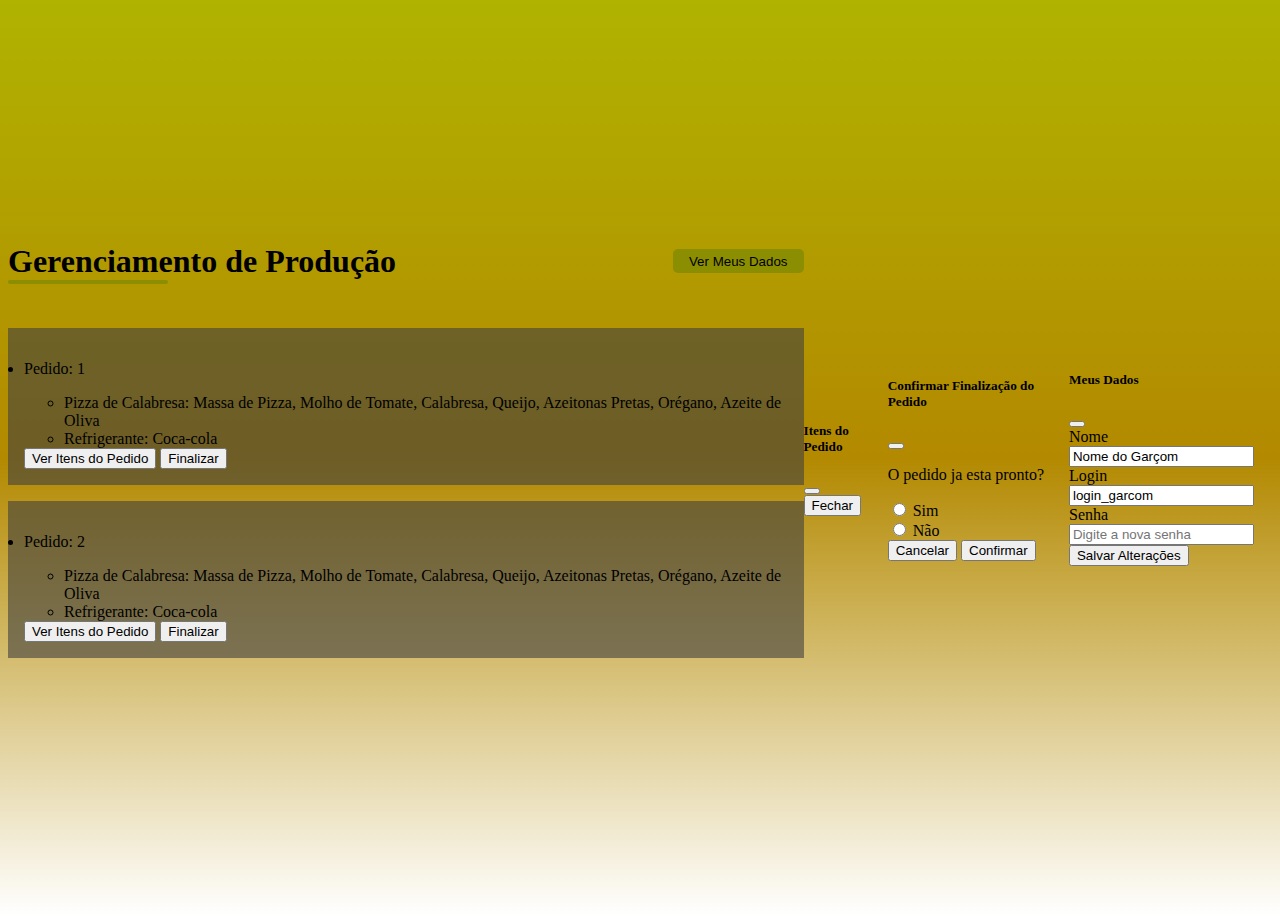
<file: pasta_PPedido/index.html>
<!DOCTYPE html>
<html lang="pt-BR">
<head>
    <meta charset="UTF-8">
    <meta name="viewport" content="width=device-width, initial-scale=1.0">
    <title>Gerenciamento de Pedidos</title>
    <!-- Link para CSS -->
    <link rel="stylesheet" href="css/style.css">
    <!-- Inclua as folhas de estilo do Bootstrap e os scripts do Bootstrap -->
    <link href="https://cdn.jsdelivr.net/npm/bootstrap@5.0.2/dist/css/bootstrap.min.css" rel="stylesheet" integrity="sha384-EVSTQN3/azprG1Anm3QDgpJLIm9Nao0Yz1ztcQTwFspd3yD65VohhpuuCOmLASjC" crossorigin="anonymous">
    <script src="https://cdn.jsdelivr.net/npm/bootstrap@5.0.2/dist/js/bootstrap.bundle.min.js" integrity="sha384-MrcW6ZMFYlzcLA8Nl+NtUVF0sA7MsXsP1UyJoMp4YLEuNSfAP+JcXn/tWtIaxVXM" crossorigin="anonymous"></script>
</head>
<body>
    <div class="container mt-5">
        
        <div class="title-and-button text-light">
            <h1>Gerenciamento de Produção</h1>
            <button class="btn btn-primary mb-3" id="verMeusDadosBtn">
                Ver Meus Dados
            </button>
        </div>    

        <ul class="list-group" id="mesa1">
            <li class=" mb-3">
                <div class="text-light">
                    <p class="fs-5 fw-bold">Pedido: 1</p>
                    <ul>
                        <li>Pizza de Calabresa: Massa de Pizza, Molho de Tomate, Calabresa, Queijo, Azeitonas Pretas, Orégano, Azeite de Oliva</li>
                        <li>Refrigerante: Coca-cola</li>
                    </ul>
                    <div class="mt-3">
                        <button class="btn btn-success ver-produtos me-2">Ver Itens do Pedido</button>
                        <button class="btn btn-danger fechar-mesa">Finalizar</button>
                    </div>
                </div>
            </li>
        </ul>   
        
        <ul class="list-group" id="mesa2">
            <li class=" mb-3">
                <div class="text-light">
                    <p class="fs-5 fw-bold">Pedido: 2</p>
                    <ul>
                        <li>Pizza de Calabresa: Massa de Pizza, Molho de Tomate, Calabresa, Queijo, Azeitonas Pretas, Orégano, Azeite de Oliva</li>
                        <li>Refrigerante: Coca-cola</li>
                    </ul>
                    <div class="mt-3">
                        <button class="btn btn-success ver-produtos me-2">Ver Itens do Pedido</button>
                        <button class="btn btn-danger fechar-mesa">Finalizar</button>
                    </div>
                </div>
            </li>
        </ul> 
            <!-- Adicione outras mesas aqui -->
        </ul>
    </div>

    <!-- Modal para Ver Produtos -->
    <div class="modal fade" id="verProdutosModal" tabindex="-1" aria-labelledby="verProdutosModalLabel" aria-hidden="true">
        <div class="modal-dialog">
            <div class="modal-content">
                <div class="modal-header">
                    <h5 class="modal-title" id="verProdutosModalLabel">Itens do Pedido</h5>
                    <button type="button" class="btn-close" data-bs-dismiss="modal" aria-label="Close"></button>
                </div>
                <div class="modal-body" id="produtosDaMesa">
                    <!-- Aqui você pode adicionar dinamicamente os produtos da mesa -->
                </div>
                <div class="modal-footer">
                    <button type="button" class="btn btn-secondary" data-bs-dismiss="modal">Fechar</button>
                </div>
            </div>
        </div>
    </div>

    <!-- Modal de Confirmação para Fechar Mesa -->
    <div class="modal fade" id="confirmacaoFecharMesaModal" tabindex="-1" aria-labelledby="confirmacaoFecharMesaModalLabel" aria-hidden="true">
        <div class="modal-dialog">
            <div class="modal-content">
                <div class="modal-header">
                    <h5 class="modal-title" id="confirmacaoFecharMesaModalLabel">Confirmar Finalização do Pedido</h5>
                    <button type="button" class="btn-close" data-bs-dismiss="modal" aria-label="Close"></button>
                </div>
                <div class="modal-body">
                    <p>O pedido ja esta pronto?</p>
                    <div class="form-check">
                        <input class="form-check-input" type="radio" name="paga" id="pagaSim" value="sim">
                        <label class="form-check-label" for="pagaSim">
                            Sim
                        </label>
                    </div>
                    <div class="form-check">
                        <input class="form-check-input" type="radio" name="paga" id="pagaNao" value="nao">
                        <label class="form-check-label" for="pagaNao">
                            Não
                        </label>
                    </div>
                </div>
                <div class="modal-footer">
                    <button type="button" class="btn btn-secondary" data-bs-dismiss="modal">Cancelar</button>
                    <button type="button" class="btn btn-success" id="confirmarFecharMesaBtn">Confirmar</button>
                </div>
            </div>
        </div>
    </div>

    <!-- Modal para Ver Meus Dados -->
    <div class="modal fade" id="meusDadosModal" tabindex="-1" aria-labelledby="meusDadosModalLabel" aria-hidden="true">
        <div class="modal-dialog">
            <div class="modal-content">
                <div class="modal-header">
                    <h5 class="modal-title" id="meusDadosModalLabel">Meus Dados</h5>
                    <button type="button" class="btn-close" data-bs-dismiss="modal" aria-label="Close"></button>
                </div>
                <div class="modal-body">
                    <form>
                        <div class="mb-3">
                            <label for="nome" class="form-label">Nome</label>
                            <input type="text" class="form-control" id="nome" value="Nome do Garçom">
                        </div>
                        <div class="mb-3">
                            <label for="login" class="form-label">Login</label>
                            <input type="text" class="form-control" id="login" value="login_garcom">
                        </div>
                        <div class="mb-3">
                            <label for="senha" class="form-label">Senha</label>
                            <input type="password" class="form-control" id="senha" placeholder="Digite a nova senha">
                        </div>
                    </form>
                </div>
                <div class="modal-footer">
                    <button type="button" class="btn btn-primary" id="salvarAlteracoesBtn">Salvar Alterações</button>
                </div>            
            </div>
        </div>
    </div>

    <script>
        // Adicione um ouvinte de evento ao botão "Ver Meus Dados" para abrir o modal
        document.getElementById("verMeusDadosBtn").addEventListener("click", function() {
            var meusDadosModal = new bootstrap.Modal(document.getElementById('meusDadosModal'));
            meusDadosModal.show();
        });

        // Adicione um ouvinte de evento aos botões "Ver Produtos" para abrir o modal de produtos
        var verProdutosButtons = document.querySelectorAll(".ver-produtos");
        verProdutosButtons.forEach(function(button) {
            button.addEventListener("click", function() {
                var listItem = this.parentElement.parentElement.querySelector("ul").cloneNode(true);
                var produtosDaMesa = document.getElementById("produtosDaMesa");
                produtosDaMesa.innerHTML = "";
                produtosDaMesa.appendChild(listItem);

                var verProdutosModal = new bootstrap.Modal(document.getElementById('verProdutosModal'));
                verProdutosModal.show();
            });
        });


        var mesaParaFechar = null; // Variável para armazenar a mesa a ser fechada

        // Adicione um ouvinte de evento aos botões "Fechar Mesa" para abrir o modal de confirmação
        var fecharMesaButtons = document.querySelectorAll(".fechar-mesa");
        fecharMesaButtons.forEach(function(button) {
            button.addEventListener("click", function() {
                mesaParaFechar = this.closest("ul"); // Encontrar o elemento da mesa específica
                var confirmacaoFecharMesaModal = new bootstrap.Modal(document.getElementById('confirmacaoFecharMesaModal'));
                confirmacaoFecharMesaModal.show();
            });
        });

        // Adicione um ouvinte de evento ao botão "Confirmar" no modal de confirmação para fechar a mesa
        document.getElementById("confirmarFecharMesaBtn").addEventListener("click", function() {
            if (mesaParaFechar) {
                mesaParaFechar.remove(); // Remove a mesa específica
            }
            mesaParaFechar = null; // Limpa a variável
            var confirmacaoFecharMesaModal = new bootstrap.Modal(document.getElementById('confirmacaoFecharMesaModal'));
            confirmacaoFecharMesaModal.hide();
        });

    
        
    </script>
</body>
</html>
</file>
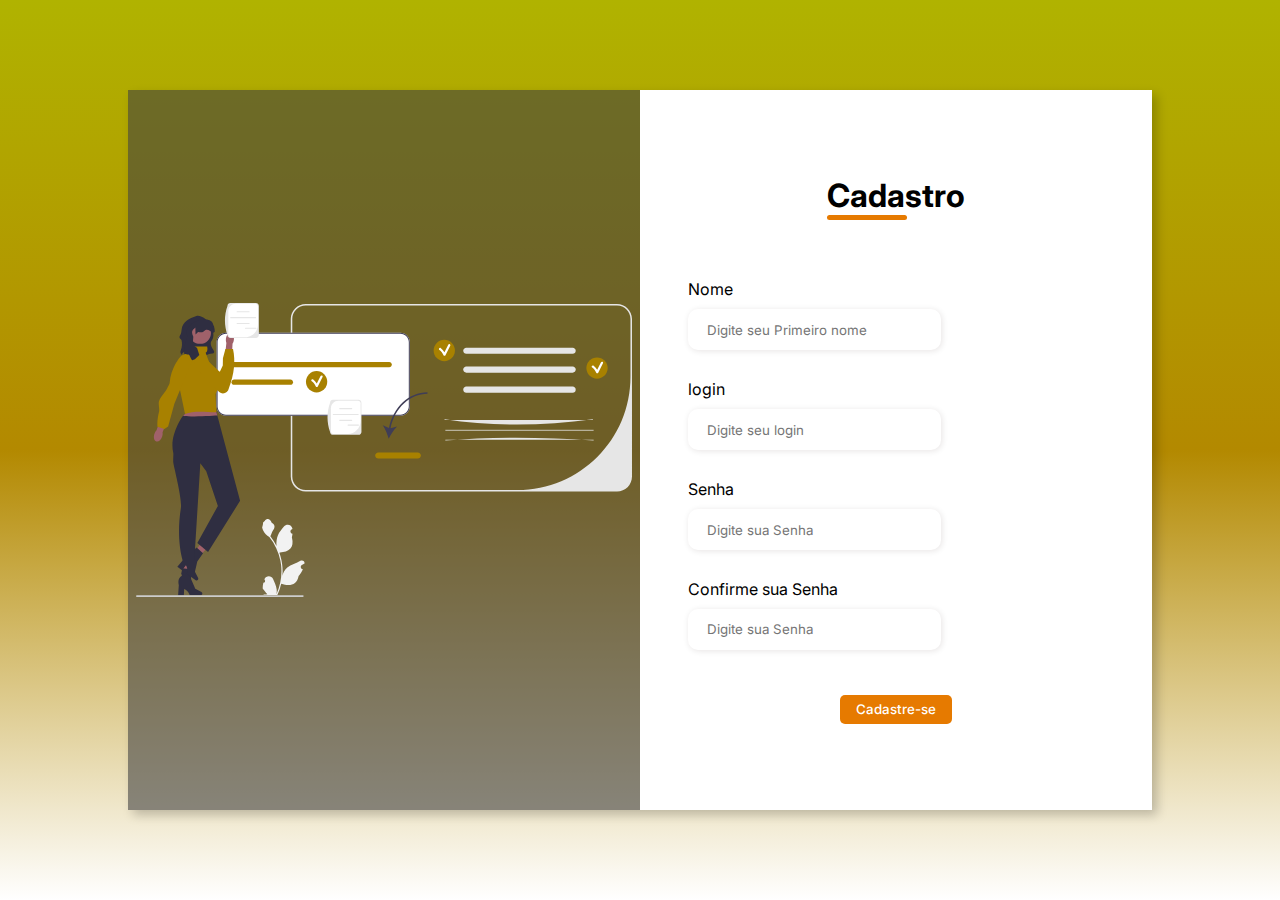
<file: cadastro.html>
<!DOCTYPE html>
<html lang="en">
<head>
    <meta charset="UTF-8">
    <meta name="viewport" content="width=device-width, initial-scale=1.0">
    <title>Cadastro de Garçons</title>
    <link rel="stylesheet" href="css/style.css">
</head>
<body>
    <div class="container">
        <div class="form-image">
            <img src="img/undraw_learning_re_32qv.svg">
        </div>
        <form class="form">
            <div action="#">
                <div class="form-hearder">
                    <div class="title">
                        <h1>Cadastro</h1>
                    </div>
                </div>
            </div>
            <div class="input-group">
                <div class="input-box">
                    <label for="firstname">Nome</label>
                    <input id="firstname" type="text" name="firstname" placeholder="Digite seu Primeiro nome" required>
                </div>

                <div class="input-box">
                    <label for="login">login</label>
                    <input id="login" type="text" name="login" placeholder="Digite seu login" required>
                </div>

                <div class="input-box">
                    <label for="password">Senha</label>
                    <input id="password" type="password" name="password" placeholder="Digite sua Senha" required>
                </div>

                <div class="input-box">
                    <label for="password">Confirme sua Senha</label>
                    <input id="password" type="password" name="password" placeholder="Digite sua Senha" required>
                </div>
            </div>
            <div class="login-button">
                <button><a href="#">Cadastre-se</a></button>
            </div>
        </form>
    </div>
</body>

    <script src="https://code.jquery.com/jquery-3.6.0.min.js"></script>
    <script src="https://cdn.jsdelivr.net/npm/bootstrap@5.0.0-alpha1/dist/js/bootstrap.min.js"></script>
</body>
</html>
</file>
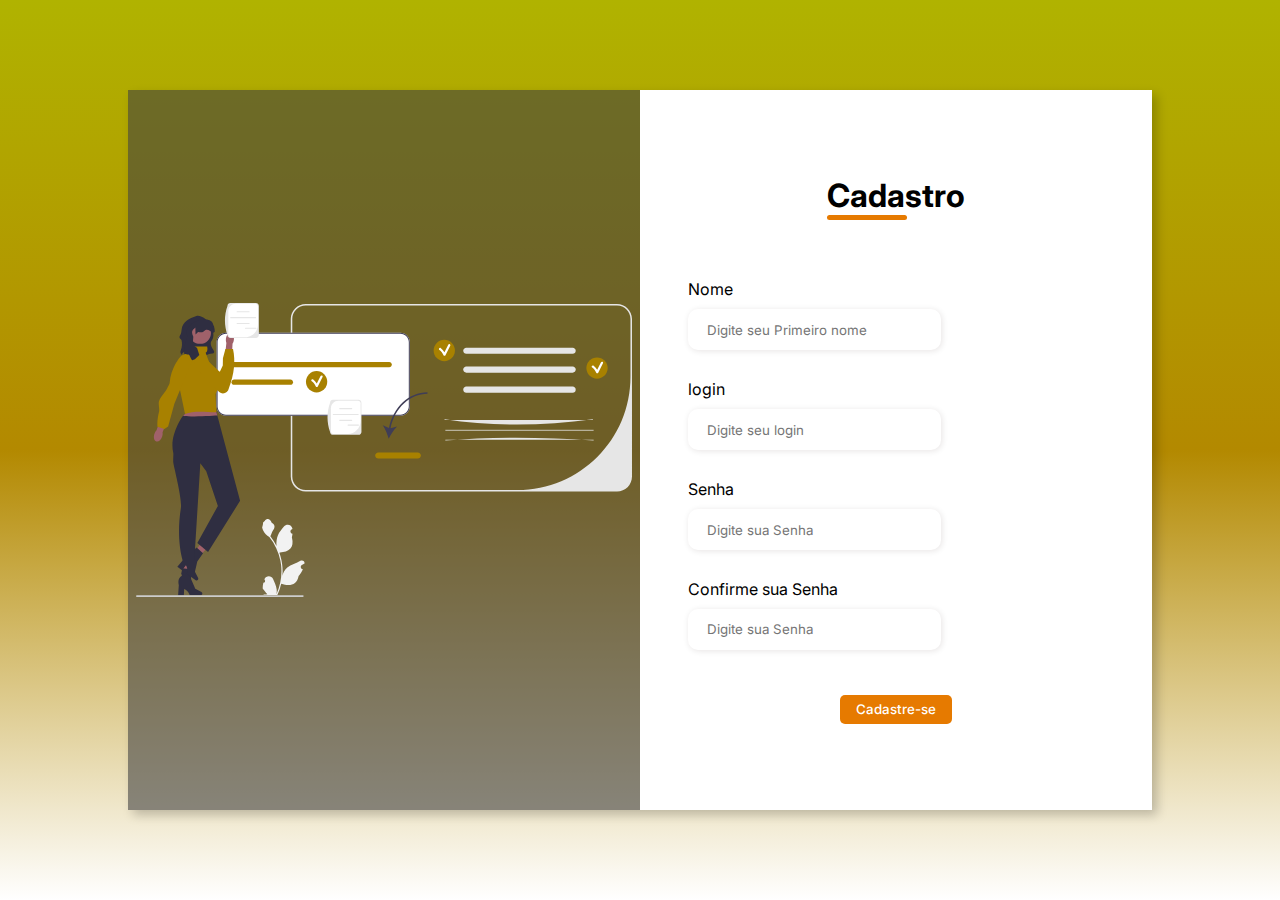
<file: pasta_Cadastro/cadastro.html>
<!DOCTYPE html>
<html lang="en">
<head>
    <meta charset="UTF-8">
    <meta name="viewport" content="width=device-width, initial-scale=1.0">
    <title>Cadastro do Garçom</title>
    <link rel="stylesheet" href="css/style.css">
</head>
<body>
    <div class="container">
        <div class="form-image">
            <img src="img/undraw_learning_re_32qv.svg">
        </div>
        <form class="form">
            <div action="#">
                <div class="form-hearder">
                    <div class="title">
                        <h1>Cadastro</h1>
                    </div>
                </div>
            </div>
            <div class="input-group">
                <div class="input-box">
                    <label for="firstname">Nome</label>
                    <input id="firstname" type="text" name="firstname" placeholder="Digite seu Primeiro nome" required>
                </div>

                <div class="input-box">
                    <label for="login">login</label>
                    <input id="login" type="text" name="login" placeholder="Digite seu login" required>
                </div>

                <div class="input-box">
                    <label for="password">Senha</label>
                    <input id="password" type="password" name="password" placeholder="Digite sua Senha" required>
                </div>

                <div class="input-box">
                    <label for="password">Confirme sua Senha</label>
                    <input id="password" type="password" name="password" placeholder="Digite sua Senha" required>
                </div>
            </div>
            <div class="login-button">
                <button><a href="#">Cadastre-se</a></button>
            </div>
        </form>
    </div>
</body>

    <script src="https://code.jquery.com/jquery-3.6.0.min.js"></script>
    <script src="https://cdn.jsdelivr.net/npm/bootstrap@5.0.0-alpha1/dist/js/bootstrap.min.js"></script>
</html>
</file>
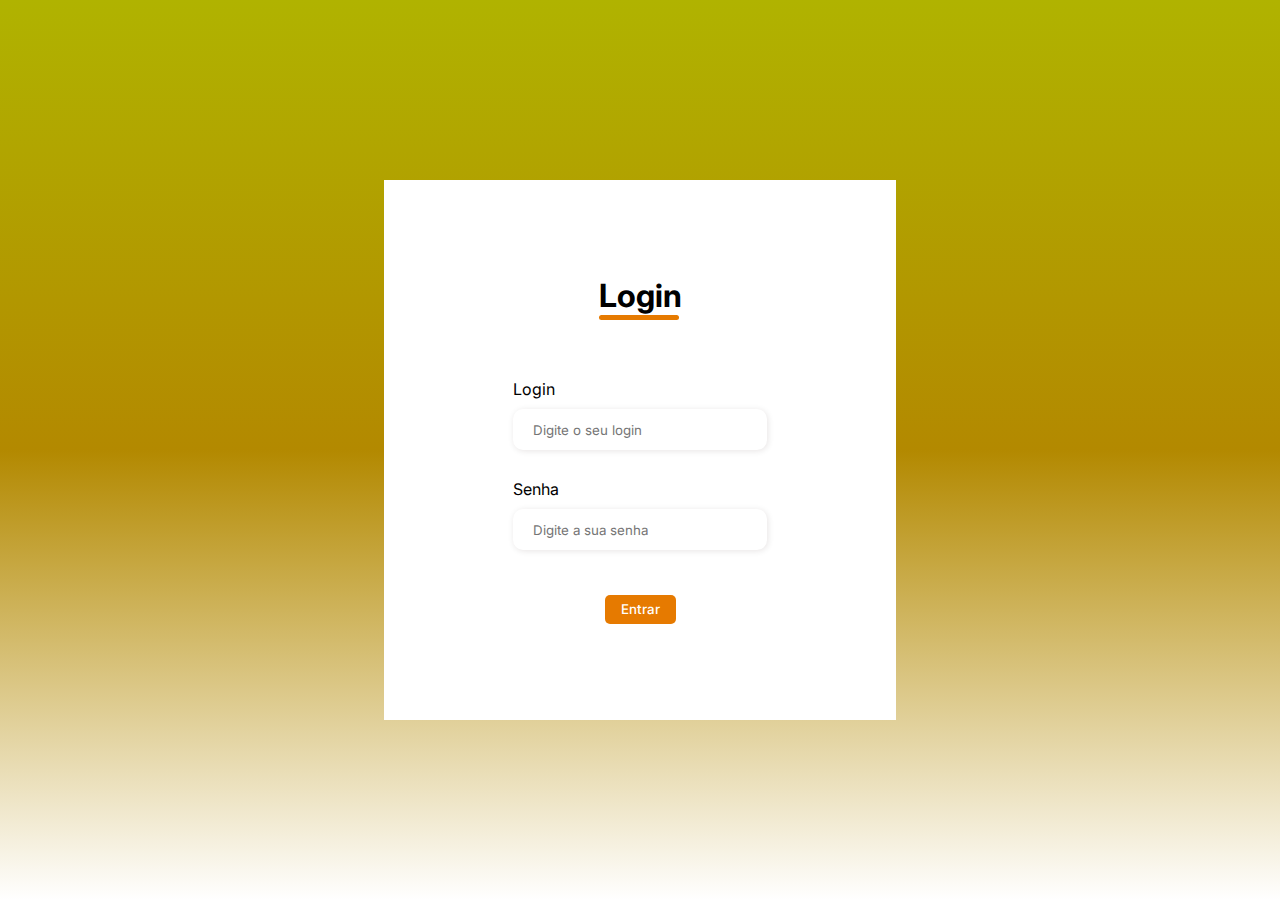
<file: pasta_login/login.html>
<!DOCTYPE html>
<html lang="pt-br">
<head>
    <meta charset="UTF-8">
    <meta name="viewport" content="width=device-width, initial-scale=1.0">
    <link rel="stylesheet" href="css/style.css">
    <title>Login</title>
</head>
<body>
    
        <form class="form">
            <div action="#">
                <div class="form-hearder">
                    <div class="title">
                        <h1>Login</h1>
                    </div>
                </div>
            </div>
            <div class="input-group">
             <div class="input-box">
                <label for="login" class="form-label">Login</label>
                <input type="text" class="form-control" id="login" placeholder="Digite o seu login" required>
             </div>
             <div class="input-box">
                <label for="senha" class="form-label">Senha</label>
                <input type="password" class="form-control" id="senha" placeholder="Digite a sua senha" required>
             </div>
             </div>
                <div class="login-button">
                <button><a href="#">Entrar</a></button>
                </div>
        </form>


</body>
<script src="https://code.jquery.com/jquery-3.6.0.min.js"></script>
<script src="https://cdn.jsdelivr.net/npm/bootstrap@5.0.0-alpha1/dist/js/bootstrap.min.js"></script>
</html>
</file>
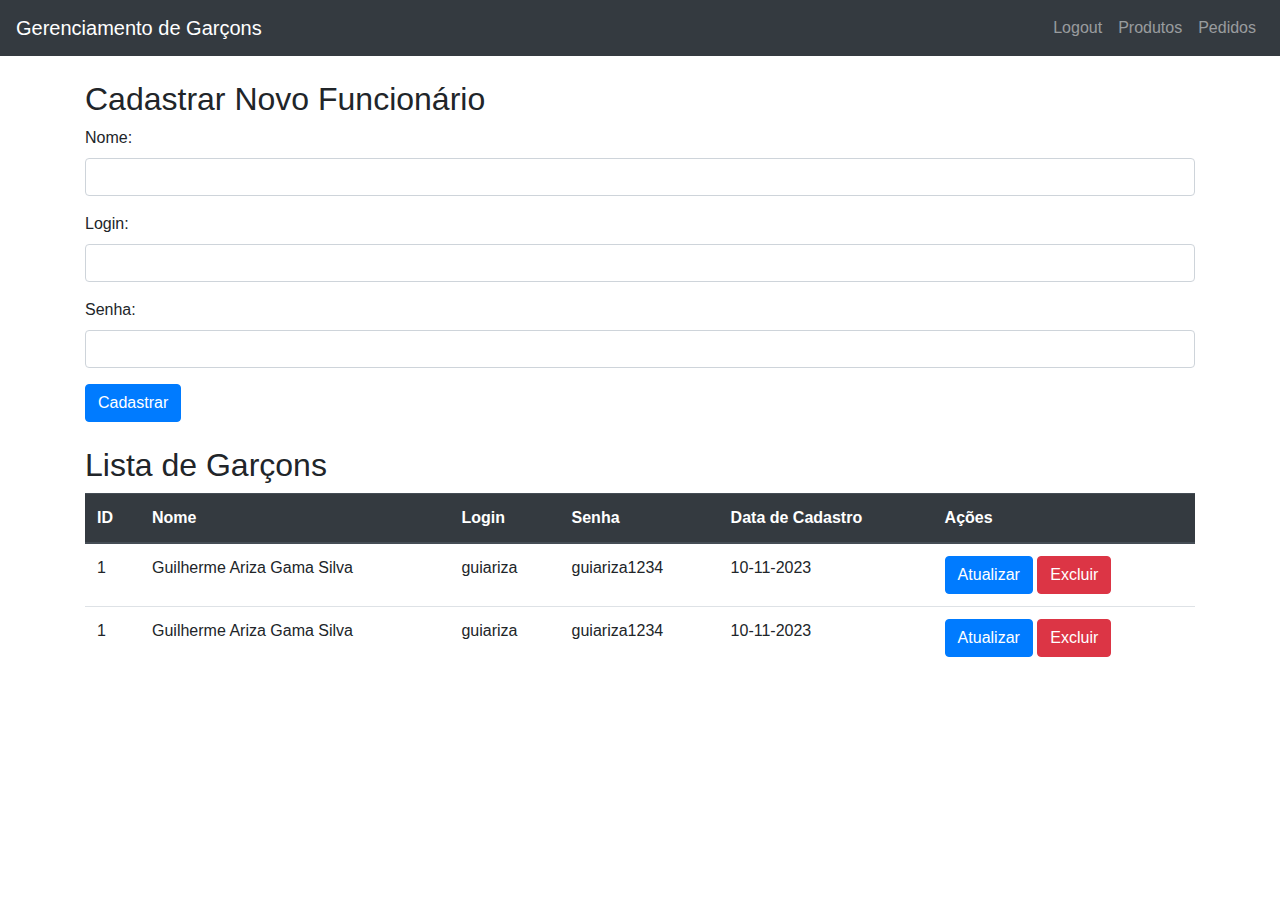
<file: telaAdministradorHome/AdmGarconsHome.html>
<!-- 
Informações de todos garçons e podendo excluir um funcionário 
através de um modal que abre quando clica no símbolo de lixeira
(Deve ter logout a no menu superior);
Opção de cadastrar novo funcionário acima da listagem de garçons 
-->

<!DOCTYPE html>
<html lang="en">
<head>
  <meta charset="UTF-8">
  <meta name="viewport" content="width=device-width, initial-scale=1.0">
  <title>Administração</title>
  <link rel="stylesheet" href="https://stackpath.bootstrapcdn.com/bootstrap/4.5.2/css/bootstrap.min.css">
</head>
<body>

<nav class="navbar navbar-expand-lg navbar-dark bg-dark">
  <a class="navbar-brand" href="#">Gerenciamento de Garçons</a>
  <button class="navbar-toggler" type="button" data-toggle="collapse" data-target="#navbarNav" aria-controls="navbarNav" aria-expanded="false" aria-label="Toggle navigation">
    <span class="navbar-toggler-icon"></span>
  </button>
  <div class="collapse navbar-collapse justify-content-end" id="navbarNav">
    <ul class="navbar-nav">
      <li class="nav-item">
        <a class="nav-link" href="#" onclick="logout()">Logout</a>
      </li>
      <li class="nav-item">
        <a class="nav-link" href="AdmProdutos.html">Produtos</a>
      </li>
      <li class="nav-item">
        <a class="nav-link" href="AdmPedidos.html">Pedidos</a>
      </li>
    </ul>
  </div>
</nav>

<section class="container my-4">
  <h2>Cadastrar Novo Funcionário</h2>
  <form id="formCadastro">
    <div class="form-group">
      <label for="nome">Nome:</label>
      <input type="text" class="form-control" id="nome" name="nome" required>
    </div>

    <div class="form-group">
      <label for="login">Login:</label>
      <input type="text" class="form-control" id="login" name="login" required>
    </div>

    <div class="form-group">
      <label for="senha">Senha:</label>
      <input type="password" class="form-control" id="senha" name="senha" required>
    </div>


    <button type="button" class="btn btn-primary" onclick="cadastrarFuncionario()">Cadastrar</button>
  </form>
</section>

<section class="container my-4">
  <h2>Lista de Garçons</h2>
  <table class="table">
    <thead class="thead-dark">
      <tr>
        <th>ID</th>
        <th>Nome</th>
        <th>Login</th>
        <th>Senha</th>
        <th>Data de Cadastro</th>
        <th>Ações</th>
      </tr>
    </thead>
    <tbody>

      <tr>
        <td>1</td>
        <td>Guilherme Ariza Gama Silva</td>
        <td>guiariza</td>
        <td>guiariza1234</td>
        <td>10-11-2023</td>
        <td>
          <button class="btn btn-primary" onclick="abrirModalAlterar()">Atualizar</button>
          <button class="btn btn-danger" onclick="abrirModalExcluir()">Excluir</button>
        </td>

      </tr>
      <tr>
        <td>1</td>
        <td>Guilherme Ariza Gama Silva</td>
        <td>guiariza</td>
        <td>guiariza1234</td>
        <td>10-11-2023</td>
        <td>
          <button class="btn btn-primary" onclick="abrirModalAlterar()">Atualizar</button>
          <button class="btn btn-danger" onclick="abrirModalExcluir()">Excluir</button>
        </td>
      </tr>
    </tbody>
  </table>
</section>

<!-- Modal para confirmar exclusão -->
<div id="modalExcluir" class="modal" tabindex="-1" role="dialog">
  <div class="modal-dialog" role="document">
    <div class="modal-content">
      <div class="modal-body">
        <p>Deseja realmente excluir este funcionário?</p>
      </div>
      <div class="modal-footer">
        <button type="button" class="btn btn-danger" onclick="excluirFuncionario()">Sim</button>
        <button type="button" class="btn btn-secondary" data-dismiss="modal" onclick="fecharModal()">Não</button>
      </div>
    </div>
  </div>
</div>


<!-- Modal para alteração -->
<div id="modalAlterar" class="modal" tabindex="-1" role="dialog">
  <div class="modal-dialog" role="document">
    <div class="modal-content">
      <div class="modal-header">
        <h5 class="modal-title">Alterar Dados do Garçom</h5>
        <button type="button" class="close" data-dismiss="modal" aria-label="Fechar">
          <span aria-hidden="true">&times;</span>
        </button>
      </div>
      <div class="modal-body">
        <!-- Adicione os campos para mostrar os dados atuais e permitir a alteração -->
        <div class="form-group">
          <label for="nome">Nome:</label>
          <input type="text" class="form-control" id="nomeAlterar" name="nomeAlterar" value="Nome Atual do Garçom" required>
        </div>
        <div class="form-group">
          <label for="login">Login:</label>
          <input type="text" class="form-control" id="loginAlterar" name="loginAlterar" value="Login Atual do Garçom" required>
        </div>
        <div class="form-group">
          <label for="senha">Senha:</label>
          <input type="password" class="form-control" id="senhaAlterar" name="senhaAlterar" placeholder="Nova Senha">
        </div>

      </div>
      <div class="modal-footer">
        <button type="button" class="btn btn-primary" onclick="alterarGarcom()">Salvar Alterações</button>
        <button type="button" class="btn btn-secondary" data-dismiss="modal" onclick="fecharModalAlterar()">Cancelar</button>
      </div>
    </div>
  </div>
</div>


<!-- Adicionando o Bootstrap 4 JavaScript e o jQuery (necessários para o funcionamento dos modais) -->
<script src="https://code.jquery.com/jquery-3.5.1.slim.min.js"></script>
<script src="https://cdn.jsdelivr.net/npm/@popperjs/core@2.9.2/dist/umd/popper.min.js"></script>
<script src="https://stackpath.bootstrapcdn.com/bootstrap/4.5.2/js/bootstrap.min.js"></script>

<script>
  // Função para abrir o modal de exclusão
  function abrirModalExcluir() {
    $('#modalExcluir').modal('show');
  }

  // Função para fechar o modal de exclusão
  function fecharModalExcluir() {
    $('#modalExcluir').modal('hide');
  }



  function abrirModalAlterar() {
    $('#modalAlterar').modal('show');
  }

  function fecharModalAlterar() {
    $('#modalAlterar').modal('hide');
  }



  // Função para cadastrar um novo funcionário
  function cadastrarFuncionario() {


    // Limpar os campos do formulário
    $('#formCadastro')[0].reset();
  }

  // Função para excluir um funcionário
  function excluirFuncionario() {
   
    fecharModalExcluir();
  }

  function alterarGarcom() {

    fecharModalAlterar();
  }

  
</script>

</body>
</html>
</file>
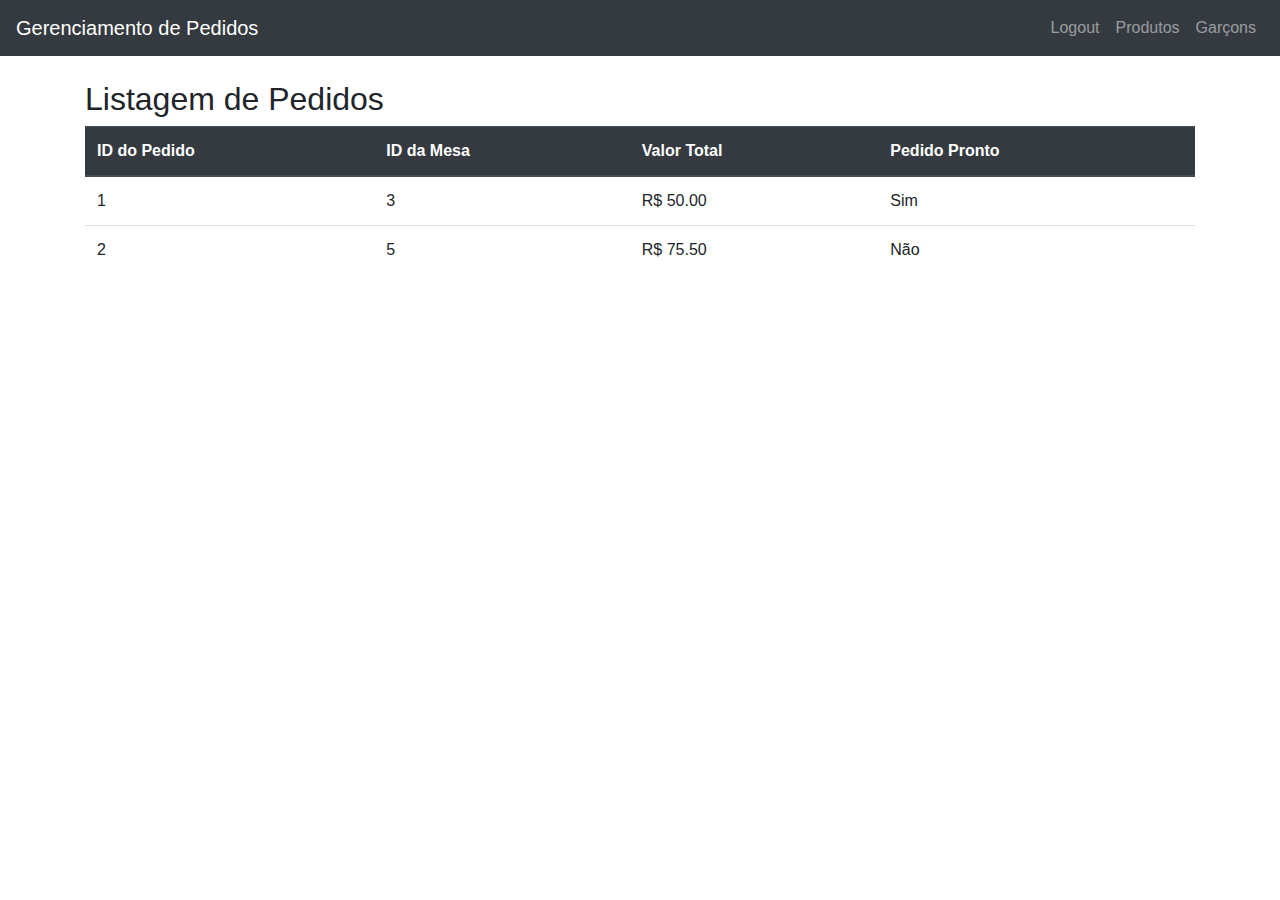
<file: telaAdministradorHome/AdmPedidos.html>
<!DOCTYPE html>
<html lang="en">
<head>
  <meta charset="UTF-8">
  <meta name="viewport" content="width=device-width, initial-scale=1.0">
  <title>Gerenciamento de Pedidos</title>
  <!-- Adicionando o Bootstrap 4 via CDN -->
  <link rel="stylesheet" href="https://stackpath.bootstrapcdn.com/bootstrap/4.5.2/css/bootstrap.min.css">
</head>
<body>

<nav class="navbar navbar-expand-lg navbar-dark bg-dark">
  <a class="navbar-brand" href="#">Gerenciamento de Pedidos</a>
  <button class="navbar-toggler" type="button" data-toggle="collapse" data-target="#navbarNav" aria-controls="navbarNav" aria-expanded="false" aria-label="Toggle navigation">
    <span class="navbar-toggler-icon"></span>
  </button>
  <div class="collapse navbar-collapse justify-content-end" id="navbarNav">
    <ul class="navbar-nav">
      <li class="nav-item">
        <a class="nav-link" href="#" onclick="logout()">Logout</a>
      </li>
      <li class="nav-item">
        <a class="nav-link" href="AdmProdutos.html">Produtos</a>
      </li>
      <li class="nav-item">
        <a class="nav-link" href="AdmGarconsHome.html">Garçons</a>
      </li>
    </ul>
  </div>
</nav>

<section class="container my-4">
  <h2>Listagem de Pedidos</h2>
  <!-- Tabela com informações dos pedidos -->
  <table class="table">
    <thead class="thead-dark">
      <tr>
        <th>ID do Pedido</th>
        <th>ID da Mesa</th>
        <th>Valor Total</th>
        <th>Pedido Pronto</th>
      </tr>
    </thead>
    <tbody>
      <!-- Os dados dos pedidos serão inseridos dinamicamente aqui -->
      <tr>
        <td>1</td>
        <td>3</td>
        <td>R$ 50.00</td>
        <td>Sim</td>
      </tr>
      <tr>
        <td>2</td>
        <td>5</td>
        <td>R$ 75.50</td>
        <td>Não</td>
      </tr>
      <!-- Adicione mais linhas conforme necessário -->
    </tbody>
  </table>
</section>

<!-- Adicionando o Bootstrap 4 JavaScript e o jQuery (necessários para o funcionamento dos modais) -->
<script src="https://code.jquery.com/jquery-3.5.1.slim.min.js"></script>
<script src="https://cdn.jsdelivr.net/npm/@popperjs/core@2.9.2/dist/umd/popper.min.js"></script>
<script src="https://stackpath.bootstrapcdn.com/bootstrap/4.5.2/js/bootstrap.min.js"></script>

<script>
  // Função para simular o logout
  function logout() {
    alert('Logout realizado');
  }
</script>

</body>
</html>
</file>
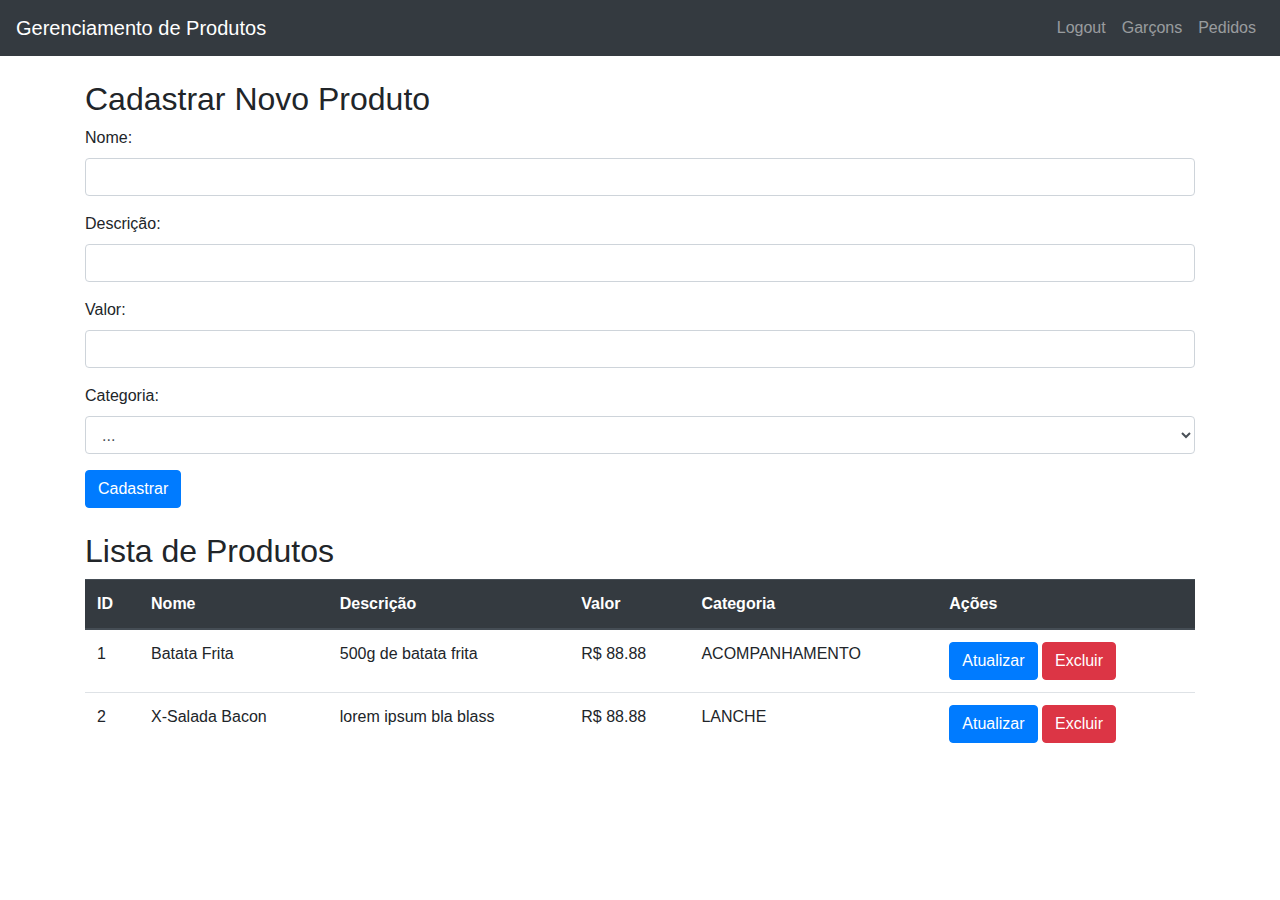
<file: telaAdministradorHome/AdmProdutos.html>
<!-- 
Informações de todos garçons e podendo excluir um funcionário 
através de um modal que abre quando clica no símbolo de lixeira
(Deve ter logout a no menu superior);
Opção de cadastrar novo funcionário acima da listagem de garçons 
-->

<!DOCTYPE html>
<html lang="en">
<head>
  <meta charset="UTF-8">
  <meta name="viewport" content="width=device-width, initial-scale=1.0">
  <title>Administração</title>
  <link rel="stylesheet" href="https://stackpath.bootstrapcdn.com/bootstrap/4.5.2/css/bootstrap.min.css">
</head>
<body>

<nav class="navbar navbar-expand-lg navbar-dark bg-dark">
  <a class="navbar-brand" href="#">Gerenciamento de Produtos</a>
  <button class="navbar-toggler" type="button" data-toggle="collapse" data-target="#navbarNav" aria-controls="navbarNav" aria-expanded="false" aria-label="Toggle navigation">
    <span class="navbar-toggler-icon"></span>
  </button>
  <div class="collapse navbar-collapse justify-content-end" id="navbarNav">
    <ul class="navbar-nav">
      <li class="nav-item">
        <a class="nav-link" href="#" onclick="logout()">Logout</a>
      </li>
      <li class="nav-item">
        <a class="nav-link" href="AdmGarconsHome.html">Garçons</a>
      </li>
      <li class="nav-item">
        <a class="nav-link" href="AdmPedidos.html">Pedidos</a>
      </li>
    </ul>
  </div>
</nav>

<section class="container my-4">
  <h2>Cadastrar Novo Produto</h2>
  <!-- Formulário para cadastrar novo funcionário -->
  <form id="formCadastro">
    <div class="form-group">
      <label for="nome">Nome:</label>
      <input type="text" class="form-control" id="nome" name="nome" required>
    </div>

    <div class="form-group">
      <label for="login">Descrição:</label>
      <input type="text" class="form-control" id="login" name="login" required>
    </div>

    <div class="form-group">
      <label for="senha">Valor:</label>
      <input type="password" class="form-control" id="senha" name="senha" required>
    </div>

    <div class="form-group">
        <label for="categoria">Categoria:</label>
        <select class="form-control" id="categoria" name="categoria">
            <option>...</option>
            <option value="LANCHE">LANCHE</option>
            <option value="BEBIDA">BEBIDA</option>
            <option value="ACOMPANHAMENTO">ACOMPANHAMENTO</option>
            <option value="SOBREMESA">SOBREMESA</option>
        </select>
    </div>
    


    <button type="button" class="btn btn-primary" onclick="cadastrarFuncionario()">Cadastrar</button>
  </form>
</section>

<section class="container my-4">
  <h2>Lista de Produtos</h2>
  <!-- Tabela com informações dos garçons -->
  <table class="table">
    <thead class="thead-dark">
      <tr>
        <th>ID</th>
        <th>Nome</th>
        <th>Descrição</th>
        <th>Valor</th>
        <th>Categoria</th>
        <th>Ações</th>
      </tr>
    </thead>
    <tbody>
      <!-- Os dados dos garçons serão inseridos dinamicamente aqui -->

      <tr>
        <td>1</td>
        <td>Batata Frita</td>
        <td>500g de batata frita</td>
        <td>R$ 88.88</td>
        <td>ACOMPANHAMENTO</td>
        <td>
          <button class="btn btn-primary" onclick="abrirModalAlterar()">Atualizar</button>
          <button class="btn btn-danger" onclick="abrirModalExcluir()">Excluir</button>
        </td>

      </tr>
      <tr>
        <td>2</td>
        <td>X-Salada Bacon</td>
        <td>lorem ipsum bla blass</td>
        <td>R$ 88.88</td>
        <td>LANCHE</td>
        <td>
          <button class="btn btn-primary" onclick="abrirModalAlterar()">Atualizar</button>
          <button class="btn btn-danger" onclick="abrirModalExcluir()">Excluir</button>
        </td>

      </tr>
    </tbody>
  </table>
</section>

<!-- Modal para confirmar exclusão -->
<div id="modalExcluir" class="modal" tabindex="-1" role="dialog">
    <div class="modal-dialog" role="document">
      <div class="modal-content">
        <div class="modal-body">
          <p>Deseja realmente excluir este produto?</p>
        </div>
        <div class="modal-footer">
          <button type="button" class="btn btn-danger" onclick="excluirProduto()">Sim</button>
          <button type="button" class="btn btn-secondary" data-dismiss="modal" onclick="fecharModal()">Não</button>
        </div>
      </div>
    </div>
  </div>
  
  
  <!-- Modal para alteração -->
  <div id="modalAlterar" class="modal" tabindex="-1" role="dialog">
    <div class="modal-dialog" role="document">
      <div class="modal-content">
        <div class="modal-header">
          <h5 class="modal-title">Alterar Dados do Produto</h5>
          <button type="button" class="close" data-dismiss="modal" aria-label="Fechar">
            <span aria-hidden="true">&times;</span>
          </button>
        </div>
        <div class="modal-body">
          <div class="form-group">
            <label for="nome">Nome:</label>
            <input type="text" class="form-control" id="nomeAlterar" name="nomeAlterar" value="Nome Atual do Produto" required>
          </div>
          <div class="form-group">
            <label for="descricao">Descrição:</label>
            <input type="text" class="form-control" id="loginAlterar" name="loginAlterar" value="Descrição Atual do Produto" required>
          </div>
          <div class="form-group">
            <label for="valor">Valor:</label>
            <input type="number" class="form-control" id="senhaAlterar" name="senhaAlterar" value="Valor atual do Produto">
          </div>
          
          <div class="form-group">
            <label for="categoria">Categoria:</label>
            <select class="form-control" id="categoria" name="categoria">
                <option>...</option>
                <option value="LANCHE">LANCHE</option>
                <option value="BEBIDA">BEBIDA</option>
                <option value="ACOMPANHAMENTO">ACOMPANHAMENTO</option>
                <option value="SOBREMESA">SOBREMESA</option>
            </select>
          </div>
            
  
        </div>
        <div class="modal-footer">
          <button type="button" class="btn btn-primary" onclick="alterarGarcom()">Salvar Alterações</button>
          <button type="button" class="btn btn-secondary" data-dismiss="modal" onclick="fecharModalAlterar()">Cancelar</button>
        </div>
      </div>
    </div>
  </div>
  
  
  <!-- Adicionando o Bootstrap 4 JavaScript e o jQuery (necessários para o funcionamento dos modais) -->
  <script src="https://code.jquery.com/jquery-3.5.1.slim.min.js"></script>
  <script src="https://cdn.jsdelivr.net/npm/@popperjs/core@2.9.2/dist/umd/popper.min.js"></script>
  <script src="https://stackpath.bootstrapcdn.com/bootstrap/4.5.2/js/bootstrap.min.js"></script>
  
  <script>
    // Função para abrir o modal de exclusão
    function abrirModalExcluir() {
      $('#modalExcluir').modal('show');
    }
  
    // Função para fechar o modal de exclusão
    function fecharModalExcluir() {
      $('#modalExcluir').modal('hide');
    }
  
  
  
    function abrirModalAlterar() {
      $('#modalAlterar').modal('show');
    }
  
    function fecharModalAlterar() {
      $('#modalAlterar').modal('hide');
    }
  
  
  
    // Função para cadastrar um novo funcionário
    function cadastrarFuncionario() {
  
  
      // Limpar os campos do formulário
      $('#formCadastro')[0].reset();
    }
  
    // Função para excluir um funcionário
    function excluirProduto() {
     
      fecharModalExcluir();
    }
  
    function alterarGarcom() {
  
      fecharModalAlterar();
    }
  
    
  </script>

</body>
</html>
</file>
<file: pasta_PPedido/css/style.css>
body {
    width: 100%;
    height: 100vh;
    display: flex;
    justify-content: center;
    align-items: center;
    background: linear-gradient(#b0b300,#b38900, #ffffff )
 }

#mesa1{
    display: flex;
    justify-content: center;
    align-items: center;
    background-color: #3f3f3f98;
    padding: 1rem;
    margin-bottom: 1rem;
}

#mesa2{
    display: flex;
    justify-content: center;
    align-items: center;
    background-color: #3f3f3f98;
    padding: 1rem;
    margin-bottom: 1rem;
}

.container.mt-5 h1::after {
    content: '';
    display: block;
    width: 10rem;
    height: 0.3rem;
    background-color: #8c8e01;
    margin: 0 auto;
    position: absolute;
    border-radius: 10px;
}
    
.title-and-button {
    display: flex;
    justify-content: space-between;
    align-items: center;
    margin-bottom: 3rem;
}

.title-and-button h1 {
    margin: 0; /* Para remover margens extras do título */
}

.btn-primary.mb-3 {
    border: none;
    background-color: #8c8e01;
    padding: 0.3rem 1rem;
    border-radius: 5px;
    cursor: pointer;
    outline: none;
}

.btn-primary.mb-3:hover,
.btn-primary.mb-3:focus {
    background-color: #a8ab02;
    outline: none;
}
</file>
<file: css/style.css>
@import url('https://fonts.googleapis.com/css2?family=Inter:wght@100;200;300;400;500;600&display=swap');

*{
    padding: 0;
    margin: 0;
    box-sizing: border-box;
    font-family: 'inter', sans-serif;
}
 body {
    width: 100%;
    height: 100vh;
    display: flex;
    justify-content: center;
    align-items: center;
    background: linear-gradient(#b0b300,#b38900, #ffffff )
 }
 

 .container {
    width: 80%;
    height: 80vh;
    display: flex;
    box-shadow: 5px 5px 10px rgba(0, 0, 0, .212);
 }

 .form-image {
    width: 50%;
    display: flex;
    justify-content: center;
    align-items: center;
    background-color: #3f3f3f98;
    padding: 1rem;
 }
 
 .form-image img {
    width: 31rem;
 }

 .form {
    width: 50%;
    display: flex;
    justify-content: center;
    align-items: center;
    flex-direction: column;
    background-color: #fff;
    padding: 3rem;
 }

 .form-hearder{
    margin-bottom: 3rem;
    display: flex;
    justify-content: space-between;
    
 }

 .login-button{
    display: flex;
    align-items: center;
 }

 .login-button button{
    border: none;
    background-color: #e67a00;
    padding: 0.4rem 1rem;
    border-radius: 5px;
    cursor: pointer;
 }

 .login-button button:hover{
    background-color: #ffa55cc4;
 }

 .login-button button a{
    text-decoration: none;
    font-weight: 500;
    color: #fff;
 }

 .form-hearder h1::after{
    content:'';
    display: block;
    width: 5rem;
    height: 0.3rem;
    background-color: #e67a00;
    position: absolute;
    margin: 0 auto;
    border-radius: 10px;
 }

 .input-group {
    display: flex;
    flex-wrap: wrap;
    justify-content: space-between;
    padding: 1rem 0;
 }

 .input-box {
    display: flex;
    flex-direction: column;
    margin-bottom: 1.2rem;
 }

 .input-box input {
    margin: 0.6rem 0;
    padding: 0.8rem 1.2rem;
    border: none;
    border-radius: 10px;
    box-shadow: 1px 1px 6px #200a001c;
 }
</file>
<file: pasta_Cadastro/css/style.css>
@import url('https://fonts.googleapis.com/css2?family=Inter:wght@100;200;300;400;500;600&display=swap');

*{
    padding: 0;
    margin: 0;
    box-sizing: border-box;
    font-family: 'inter', sans-serif;
}
 body {
    width: 100%;
    height: 100vh;
    display: flex;
    justify-content: center;
    align-items: center;
    background: linear-gradient(#b0b300,#b38900, #ffffff )
 }
 

 .container {
    width: 80%;
    height: 80vh;
    display: flex;
    box-shadow: 5px 5px 10px rgba(0, 0, 0, .212);
 }

 .form-image {
    width: 50%;
    display: flex;
    justify-content: center;
    align-items: center;
    background-color: #3f3f3f98;
    padding: 1rem;
 }
 
 .form-image img {
    width: 31rem;
 }

 .form {
    width: 50%;
    display: flex;
    justify-content: center;
    align-items: center;
    flex-direction: column;
    background-color: #fff;
    padding: 3rem;
 }

 .form-hearder{
    margin-bottom: 3rem;
 }

 .login-button{
    display: flex;
    align-items: center;
 }

 .login-button button{
    border: none;
    background-color: #e67a00;
    padding: 0.4rem 1rem;
    border-radius: 5px;
    cursor: pointer;
 }

 .login-button button:hover{
    background-color: #ffa55cc4;
 }

 .login-button button a{
    text-decoration: none;
    font-weight: 500;
    color: #fff;
 }

 .form-hearder h1::after{
    content:'';
    display: block;
    width: 5rem;
    height: 0.3rem;
    background-color: #e67a00;
    position: absolute;
    margin: 0 auto;
    border-radius: 10px;
 }

 .input-group {
    display: flex;
    flex-wrap: wrap;
    justify-content: space-between;
    padding: 1rem 0;
 }

 .input-box {
    display: flex;
    flex-direction: column;
    margin-bottom: 1.2rem;
 }

 .input-box input {
    margin: 0.6rem 0;
    padding: 0.8rem 1.2rem;
    border: none;
    border-radius: 10px;
    box-shadow: 1px 1px 6px #200a001c;
 }
</file>
<file: pasta_login/css/style.css>
@import url('https://fonts.googleapis.com/css2?family=Inter:wght@100;200;300;400;500;600&display=swap');

*{
    padding: 0;
    margin: 0;
    box-sizing: border-box;
    font-family: 'inter', sans-serif;
}
 body {
    width: 100%;
    height: 100vh;
    display: flex;
    justify-content: center;
    align-items: center;
    background: linear-gradient(#b0b300,#b38900, #ffffff )
 }
 
 .container {
    width: 80%;
    height: 80vh;
    display: flex;
    box-shadow: 5px 5px 10px rgba(0, 0, 0, .212);
 }

 .form {
    width: 40%;
    height: 60vh;
    display: flex;
    justify-content: center;
    align-items: center;
    flex-direction: column;
    background-color: #fff;
    padding: 3rem;
 }

 .form-hearder{
    margin-bottom: 3rem;
 }

 .login-button{
    display: flex;
    align-items: center;
    
 }

 .login-button button{
    border: none;
    background-color: #e67a00;
    padding: 0.4rem 1rem;
    border-radius: 5px;
    cursor: pointer;
 }

 .login-button button:hover{
    background-color: #ffa55cc4;
 }

 .login-button button a{
    text-decoration: none;
    font-weight: 500;
    color: #fff;
 }

 .form-hearder h1::after{
    content:'';
    display: block;
    width: 5rem;
    height: 0.3rem;
    background-color: #e67a00;
    position: absolute;
    margin: 0 auto;
    border-radius: 10px;
 }

 .input-group {
    flex-wrap: wrap;
    justify-content: space-between;
    padding: 1rem 0;
 }

 .input-box {
    display: flex;
    flex-wrap: wrap;
    justify-content: space-between;
    flex-direction: column;
    margin-bottom: 1.2rem;
 }

 .input-box input {
    margin: 0.6rem 0;
    padding: 0.8rem 1.2rem;
    border: none;
    border-radius: 10px;
    box-shadow: 1px 1px 6px #200a001c;
 }

 .input-box input:hover {
   background-color: #eeeeee75;
 }
 
 .input-box input:focus-visible {
   outline: 1px solid;
 }
</file>
